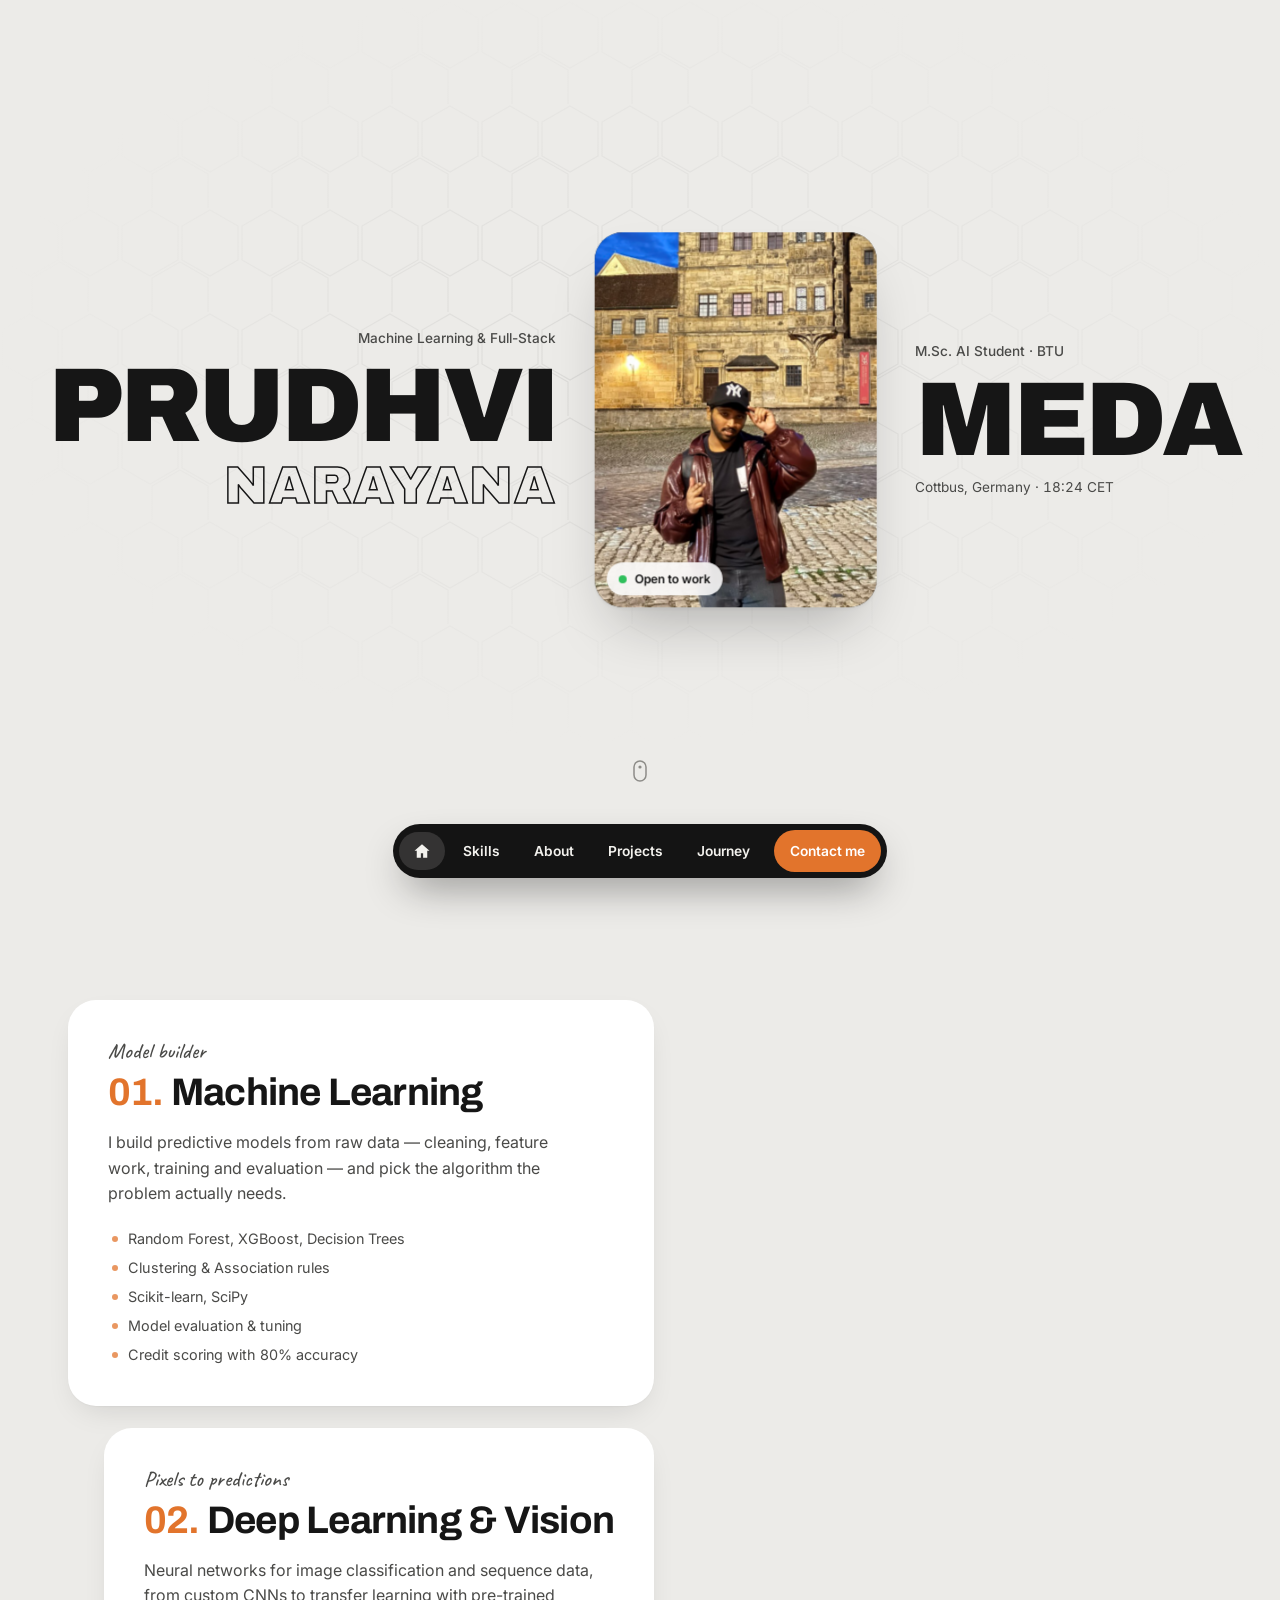
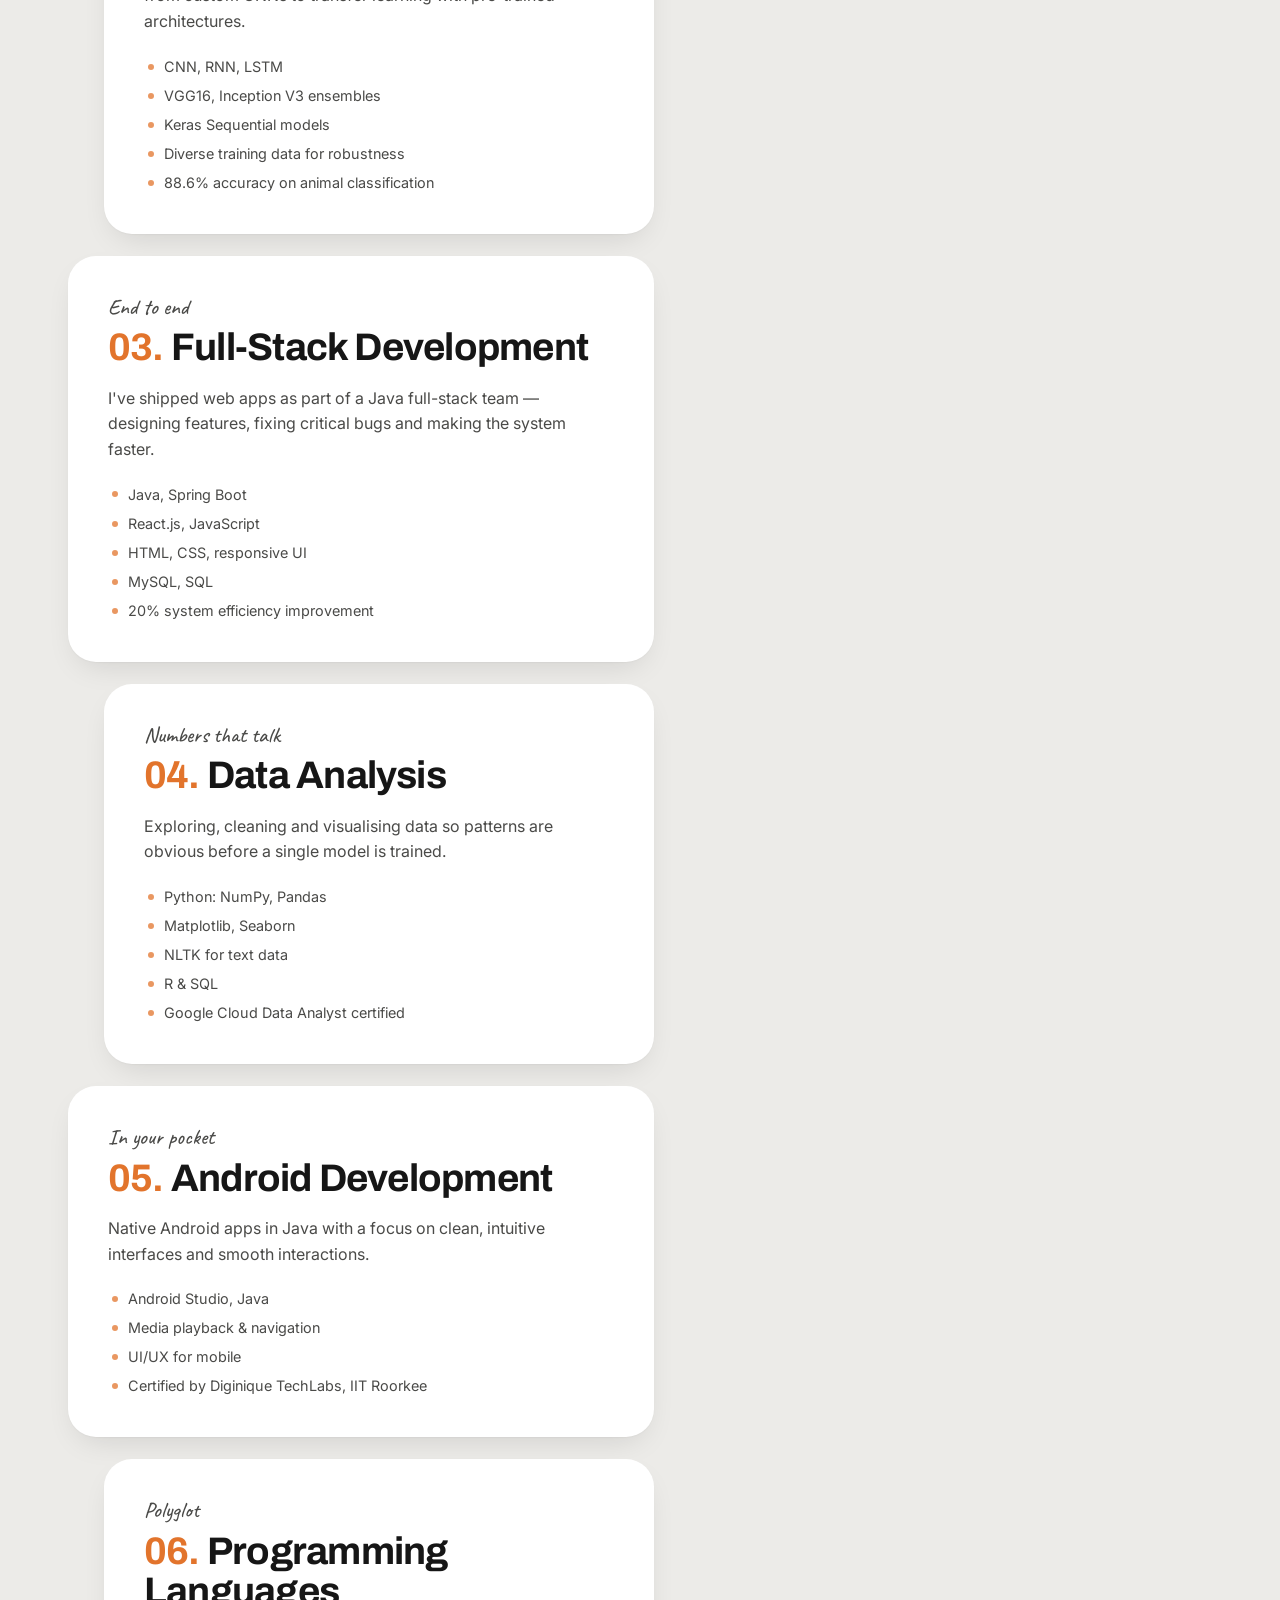
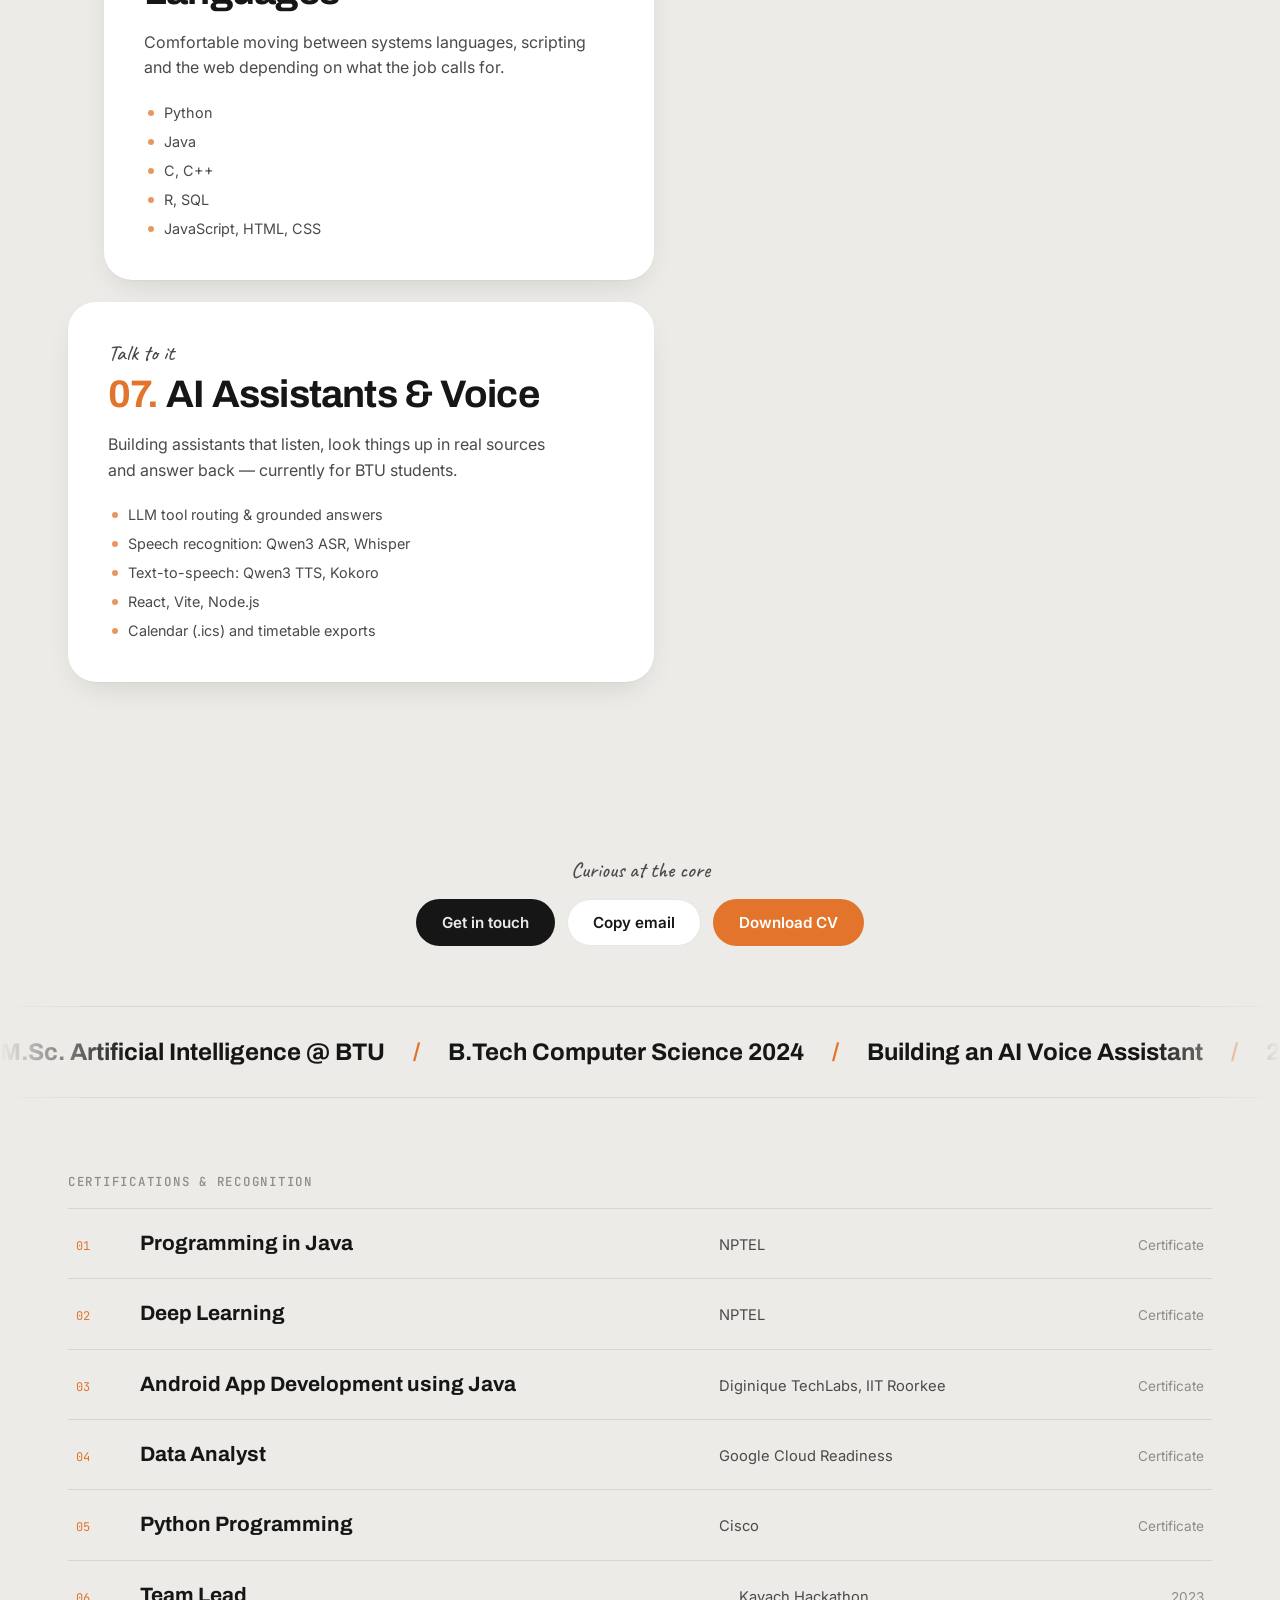
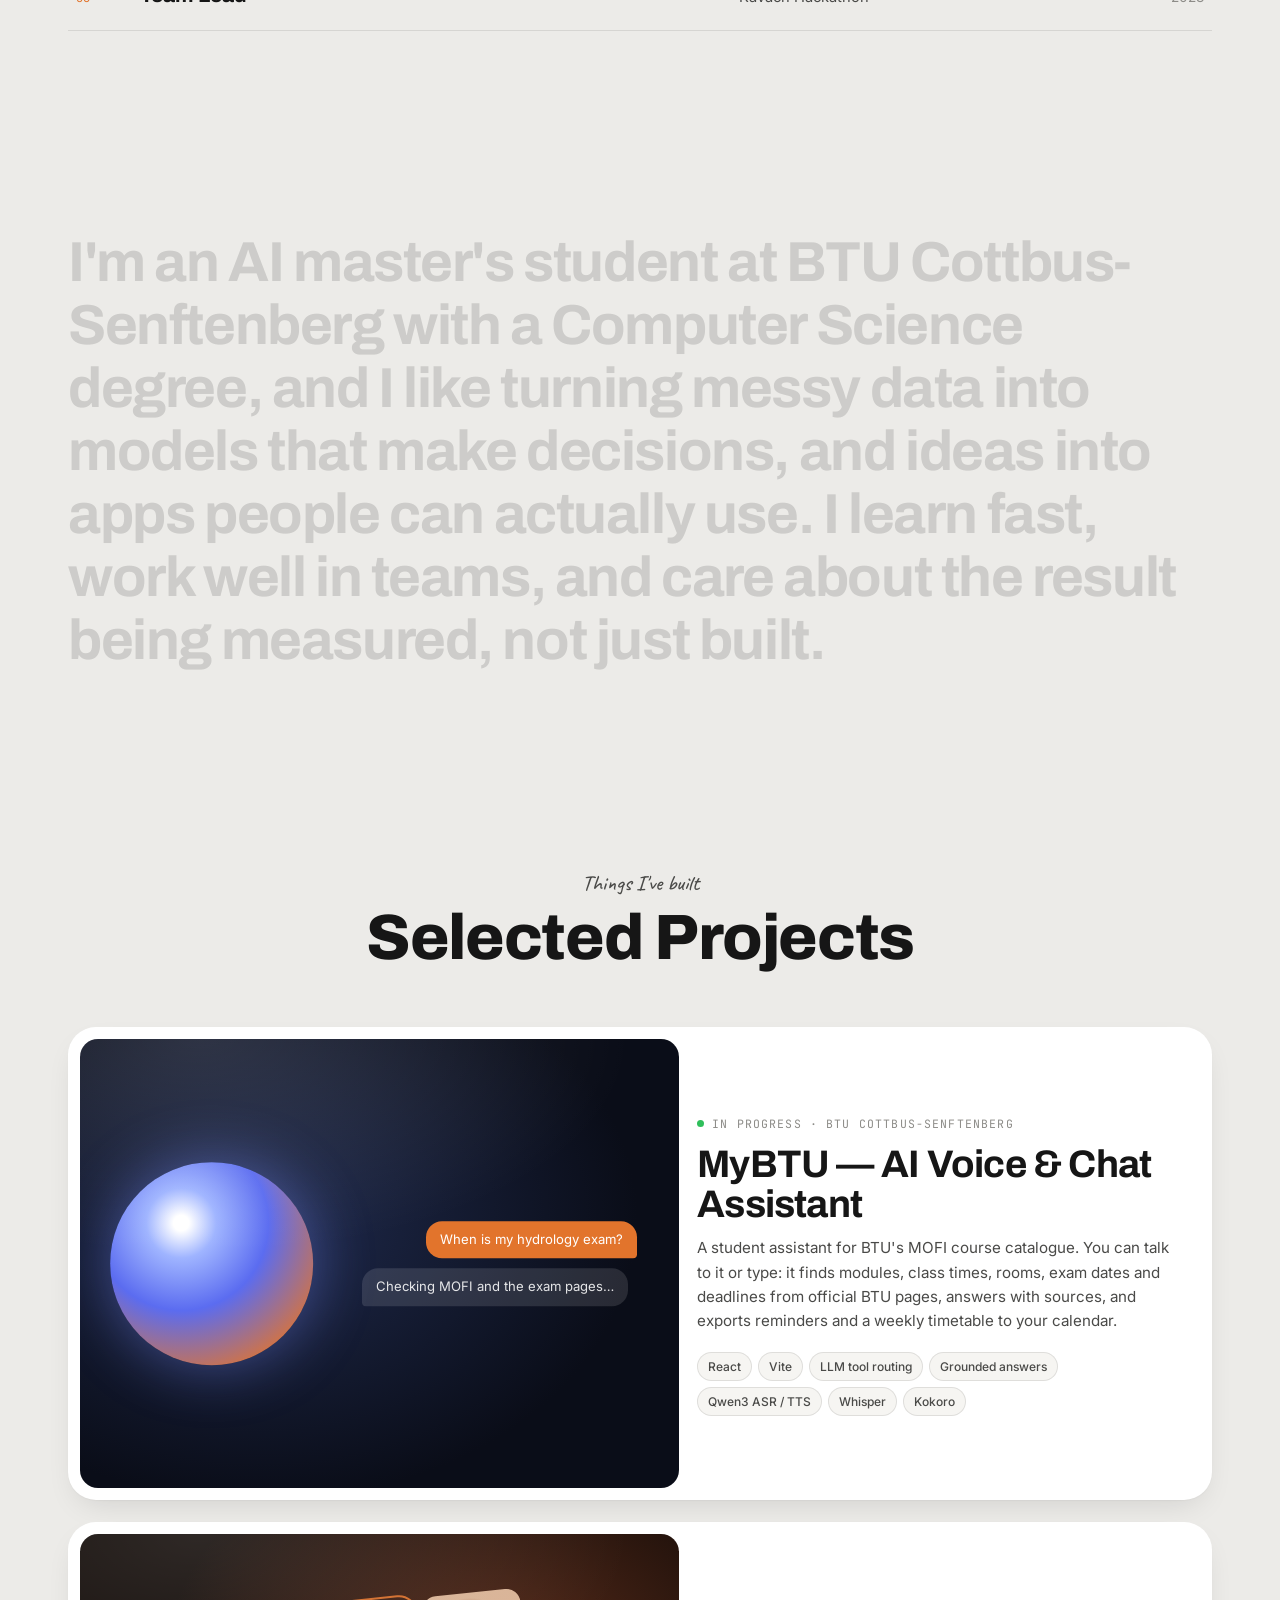
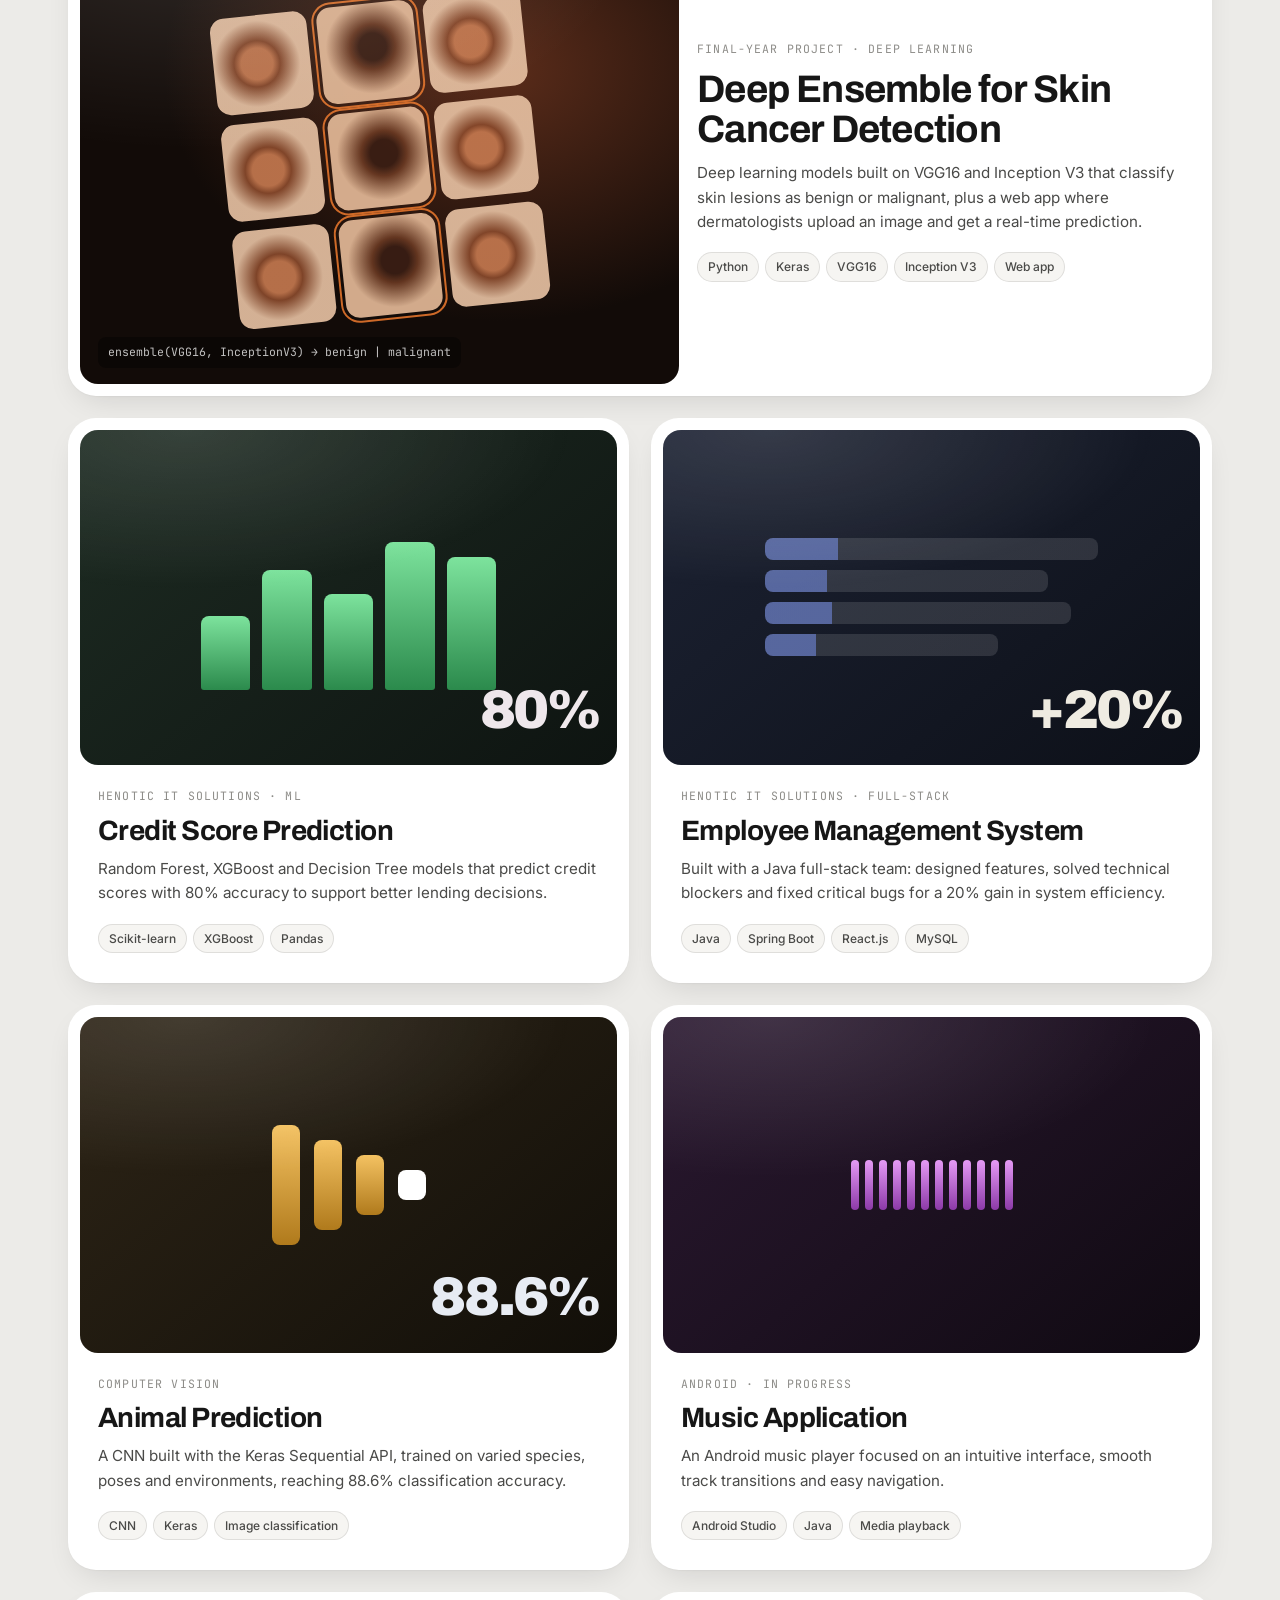
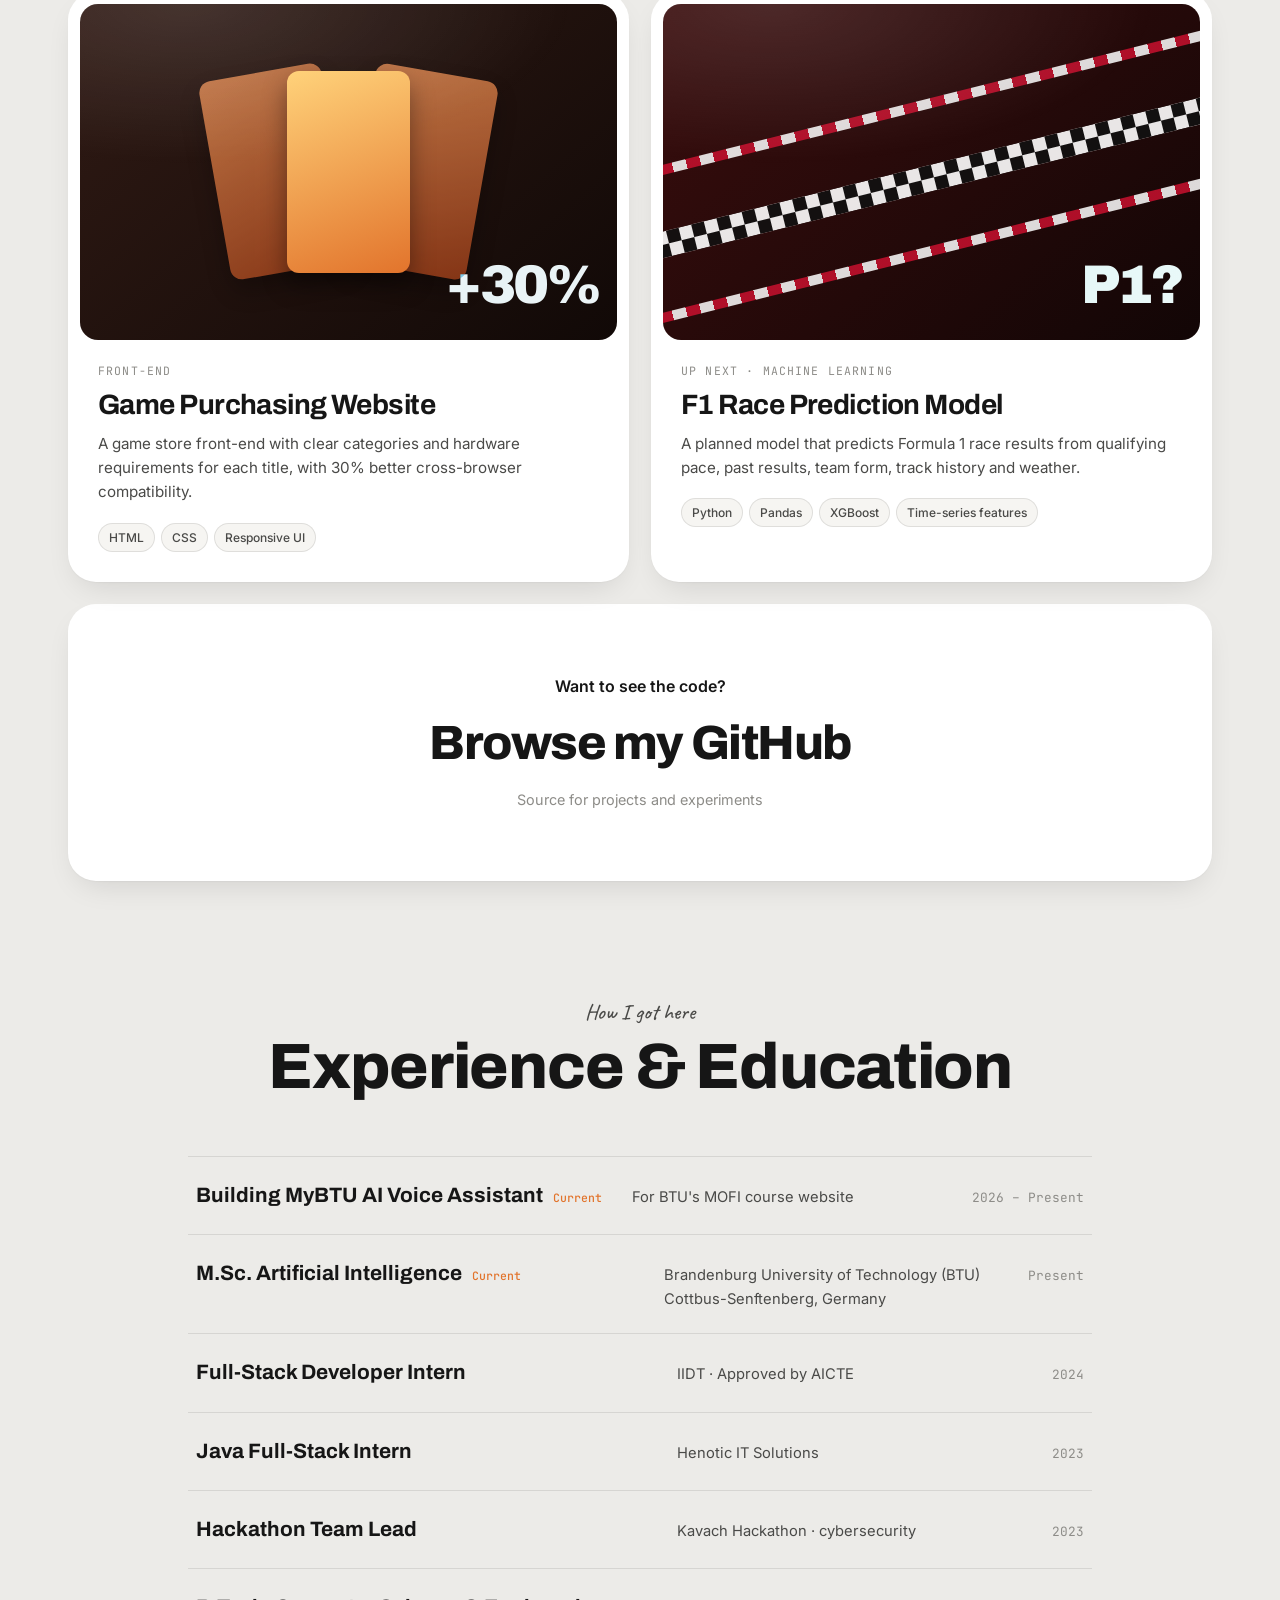
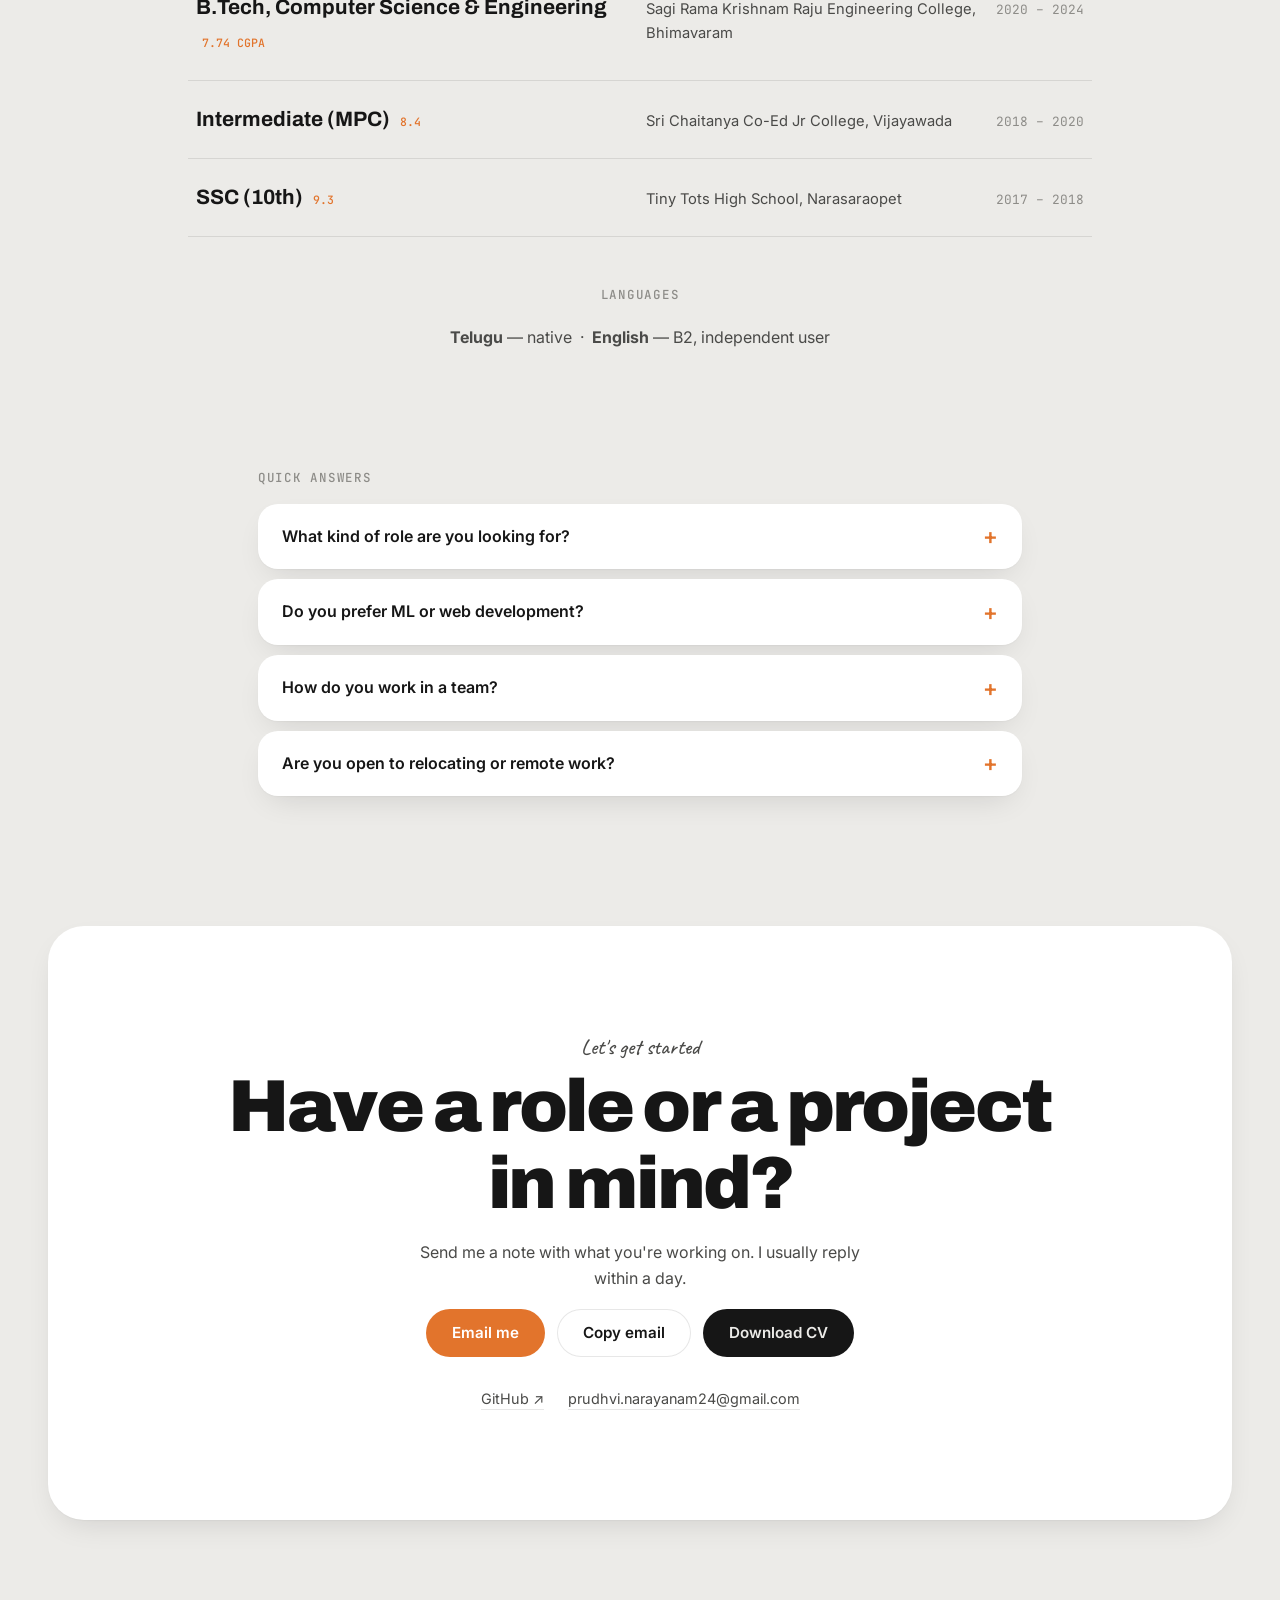
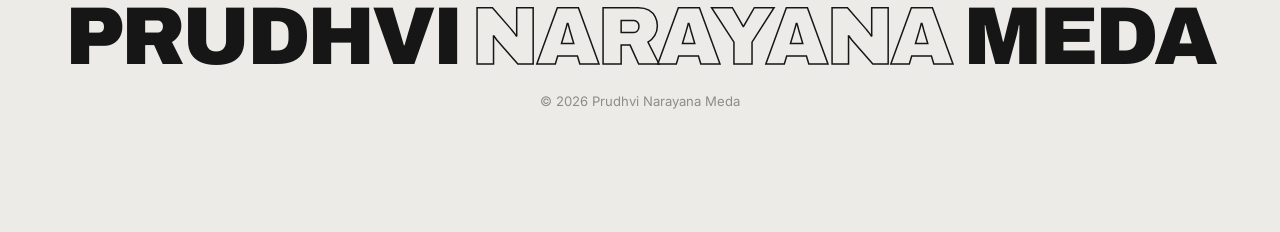
<file: index.html>
<!DOCTYPE html>
<html lang="en">
<head>
  <meta charset="UTF-8">
  <meta name="viewport" content="width=device-width, initial-scale=1.0">
  <title>Prudhvi Meda — ML & Full-Stack Developer</title>
  <meta name="description" content="Prudhvi Narayana Meda — AI master's student at BTU Cottbus-Senftenberg, building machine learning models and full-stack web applications.">
  <link rel="preconnect" href="https://fonts.googleapis.com">
  <link rel="preconnect" href="https://fonts.gstatic.com" crossorigin>
  <link href="https://fonts.googleapis.com/css2?family=Archivo:wght@500;700;800;900&family=Inter:wght@400;500;600&family=Caveat:wght@500;700&family=JetBrains+Mono:wght@400;500&display=swap" rel="stylesheet">
  <link rel="stylesheet" href="style.css?v=9">
</head>
<body>

  <!-- ============ HERO ============ -->
  <header class="hero" id="home">
    <div class="hero-bg" aria-hidden="true"></div>

    <div class="hero-side hero-left reveal">
      <p class="hero-kicker">Machine Learning &amp; Full-Stack</p>
      <h1 class="hero-name"><span class="sr-only">Prudhvi Narayana Meda — </span>PRUDHVI<span class="hero-middle" aria-hidden="true">NARAYANA</span></h1>
    </div>

    <div class="portrait-slot">
      <figure class="flip-card" id="flipCard">
        <div class="face face-front">
          <div class="slides front-slides">
            <img src="photos/bamberg-night.jpg" alt="Prudhvi Narayana Meda in a cap and leather jacket in front of an old stone building at dusk" width="630" height="840" class="on">
            <img src="photos/bamberg-river.jpg" alt="">
            <img src="photos/oktoberfest-2.jpg" alt="">
          </div>
          <span class="portrait-badge"><span class="dot"></span> Open to work</span>
        </div>
        <div class="face face-back" aria-hidden="true">
          <div class="slides back-slides">
            <img src="photos/bamberg-river.jpg" alt="" class="on">
            <img src="photos/oktoberfest-2.jpg" alt="">
          </div>
          <div class="sticky-overlay">
            <p class="sticky-name">Prudhvi Meda</p>
            <p class="sticky-role">ML &amp; Full-Stack Developer</p>
          </div>
        </div>
      </figure>
    </div>

    <div class="hero-side hero-right reveal" style="--d:.2s">
      <p class="hero-kicker">M.Sc. AI Student · BTU</p>
      <p class="hero-name" aria-hidden="true">MEDA</p>
      <p class="hero-meta">Cottbus, Germany · <span id="clock">--:--</span> <span id="tz">CET</span></p>
    </div>

    <a href="#skills" class="scroll-hint" aria-label="Scroll to skills">
      <svg width="14" height="22" viewBox="0 0 14 22" fill="none"><rect x="1" y="1" width="12" height="20" rx="6" stroke="currentColor" stroke-width="1.5"/><circle class="wheel" cx="7" cy="7" r="1.6" fill="currentColor"/></svg>
    </a>
  </header>

  <!-- ============ FLOATING NAV ============ -->
  <nav class="dock" aria-label="Primary">
    <a href="#home" class="dock-home" aria-label="Home">
      <svg width="18" height="18" viewBox="0 0 24 24" fill="currentColor"><path d="M12 3 2 11.5h3V21h5.5v-6h3v6H19v-9.5h3z"/></svg>
    </a>
    <a href="#skills">Skills</a>
    <a href="#about" class="hide-sm">About</a>
    <a href="#work">Projects</a>
    <a href="#journey">Journey</a>
    <a href="#contact" class="dock-cta">Contact<span class="hide-sm"> me</span></a>
  </nav>

  <main>

    <!-- ============ SKILLS ============ -->
    <section class="skills" id="skills">
      <div class="skills-cards">

        <article class="skill-card reveal">
          <p class="tag">Model builder</p>
          <h2><span>01.</span> Machine Learning</h2>
          <p>I build predictive models from raw data — cleaning, feature work, training and evaluation — and pick the algorithm the problem actually needs.</p>
          <ul>
            <li>Random Forest, XGBoost, Decision Trees</li>
            <li>Clustering &amp; Association rules</li>
            <li>Scikit-learn, SciPy</li>
            <li>Model evaluation &amp; tuning</li>
            <li>Credit scoring with 80% accuracy</li>
          </ul>
        </article>

        <article class="skill-card reveal">
          <p class="tag">Pixels to predictions</p>
          <h2><span>02.</span> Deep Learning &amp; Vision</h2>
          <p>Neural networks for image classification and sequence data, from custom CNNs to transfer learning with pre-trained architectures.</p>
          <ul>
            <li>CNN, RNN, LSTM</li>
            <li>VGG16, Inception V3 ensembles</li>
            <li>Keras Sequential models</li>
            <li>Diverse training data for robustness</li>
            <li>88.6% accuracy on animal classification</li>
          </ul>
        </article>

        <article class="skill-card reveal">
          <p class="tag">End to end</p>
          <h2><span>03.</span> Full-Stack Development</h2>
          <p>I've shipped web apps as part of a Java full-stack team — designing features, fixing critical bugs and making the system faster.</p>
          <ul>
            <li>Java, Spring Boot</li>
            <li>React.js, JavaScript</li>
            <li>HTML, CSS, responsive UI</li>
            <li>MySQL, SQL</li>
            <li>20% system efficiency improvement</li>
          </ul>
        </article>

        <article class="skill-card reveal">
          <p class="tag">Numbers that talk</p>
          <h2><span>04.</span> Data Analysis</h2>
          <p>Exploring, cleaning and visualising data so patterns are obvious before a single model is trained.</p>
          <ul>
            <li>Python: NumPy, Pandas</li>
            <li>Matplotlib, Seaborn</li>
            <li>NLTK for text data</li>
            <li>R &amp; SQL</li>
            <li>Google Cloud Data Analyst certified</li>
          </ul>
        </article>

        <article class="skill-card reveal">
          <p class="tag">In your pocket</p>
          <h2><span>05.</span> Android Development</h2>
          <p>Native Android apps in Java with a focus on clean, intuitive interfaces and smooth interactions.</p>
          <ul>
            <li>Android Studio, Java</li>
            <li>Media playback &amp; navigation</li>
            <li>UI/UX for mobile</li>
            <li>Certified by Diginique TechLabs, IIT Roorkee</li>
          </ul>
        </article>

        <article class="skill-card reveal">
          <p class="tag">Polyglot</p>
          <h2><span>06.</span> Programming Languages</h2>
          <p>Comfortable moving between systems languages, scripting and the web depending on what the job calls for.</p>
          <ul>
            <li>Python</li>
            <li>Java</li>
            <li>C, C++</li>
            <li>R, SQL</li>
            <li>JavaScript, HTML, CSS</li>
          </ul>
        </article>

        <article class="skill-card reveal">
          <p class="tag">Talk to it</p>
          <h2><span>07.</span> AI Assistants &amp; Voice</h2>
          <p>Building assistants that listen, look things up in real sources and answer back — currently for BTU students.</p>
          <ul>
            <li>LLM tool routing &amp; grounded answers</li>
            <li>Speech recognition: Qwen3 ASR, Whisper</li>
            <li>Text-to-speech: Qwen3 TTS, Kokoro</li>
            <li>React, Vite, Node.js</li>
            <li>Calendar (.ics) and timetable exports</li>
          </ul>
        </article>

      </div>

      <aside class="skills-sticky" aria-hidden="true">
        <div class="sticky-card">
          <img src="photos/bamberg-river.jpg" alt="">
          <div class="sticky-overlay">
            <p class="sticky-name">Prudhvi Meda</p>
            <p class="sticky-role">ML &amp; Full-Stack Developer</p>
          </div>
        </div>
      </aside>
    </section>

    <!-- ============ CTA STRIP ============ -->
    <section class="cta-strip">
      <p class="tag tag-center">Curious at the core</p>
      <div class="cta-buttons">
        <a href="#contact" class="btn btn-dark">Get in touch</a>
        <button type="button" class="btn btn-light" data-copy="prudhvi.narayanam24@gmail.com">Copy email</button>
        <a href="cv.pdf" class="btn btn-accent" download>Download CV</a>
      </div>
    </section>

    <!-- ============ MARQUEE ============ -->
    <div class="marquee" aria-label="Highlights">
      <div class="marquee-track">
        <span>M.Sc. Artificial Intelligence @ BTU</span><i>/</i>
        <span>B.Tech Computer Science 2024</span><i>/</i>
        <span>Building an AI Voice Assistant</span><i>/</i>
        <span>2 Internships</span><i>/</i>
        <span>5 Certifications</span><i>/</i>
        <span>88.6% CNN Accuracy</span><i>/</i>
        <span>80% Credit Score Accuracy</span><i>/</i>
        <span>20% Efficiency Gain</span><i>/</i>
        <span>Kavach Hackathon Team Lead</span><i>/</i>
        <span aria-hidden="true">M.Sc. Artificial Intelligence @ BTU</span><i>/</i>
        <span aria-hidden="true">B.Tech Computer Science 2024</span><i>/</i>
        <span aria-hidden="true">Building an AI Voice Assistant</span><i>/</i>
        <span aria-hidden="true">2 Internships</span><i>/</i>
        <span aria-hidden="true">5 Certifications</span><i>/</i>
        <span aria-hidden="true">88.6% CNN Accuracy</span><i>/</i>
        <span aria-hidden="true">80% Credit Score Accuracy</span><i>/</i>
        <span aria-hidden="true">20% Efficiency Gain</span><i>/</i>
        <span aria-hidden="true">Kavach Hackathon Team Lead</span><i>/</i>
      </div>
    </div>

    <!-- ============ CERTIFICATIONS ============ -->
    <section class="certs" aria-labelledby="certs-title">
      <h2 class="section-label" id="certs-title">Certifications &amp; recognition</h2>
      <ol class="cert-list">
        <li class="reveal"><span class="num">01</span><span class="cert-title">Programming in Java</span><span class="cert-org">NPTEL</span><span class="cert-date">Certificate</span></li>
        <li class="reveal"><span class="num">02</span><span class="cert-title">Deep Learning</span><span class="cert-org">NPTEL</span><span class="cert-date">Certificate</span></li>
        <li class="reveal"><span class="num">03</span><span class="cert-title">Android App Development using Java</span><span class="cert-org">Diginique TechLabs, IIT Roorkee</span><span class="cert-date">Certificate</span></li>
        <li class="reveal"><span class="num">04</span><span class="cert-title">Data Analyst</span><span class="cert-org">Google Cloud Readiness</span><span class="cert-date">Certificate</span></li>
        <li class="reveal"><span class="num">05</span><span class="cert-title">Python Programming</span><span class="cert-org">Cisco</span><span class="cert-date">Certificate</span></li>
        <li class="reveal"><span class="num">06</span><span class="cert-title">Team Lead</span><span class="cert-org">Kavach Hackathon</span><span class="cert-date">2023</span></li>
      </ol>
    </section>

    <!-- ============ STATEMENT ============ -->
    <section class="statement" id="about">
      <p class="fill-text" data-fill>I'm an AI master's student at BTU Cottbus-Senftenberg with a Computer Science degree, and I like turning messy data into models that make decisions, and ideas into apps people can actually use. I learn fast, work well in teams, and care about the result being measured, not just built.</p>
    </section>

    <!-- ============ PROJECTS ============ -->
    <section class="work" id="work">
      <div class="section-head">
        <p class="tag">Things I've built</p>
        <h2 class="section-title">Selected Projects</h2>
      </div>

      <div class="work-grid">
        <article class="project reveal p-feature">
          <div class="project-visual v-voice" aria-hidden="true">
            <div class="orb"></div>
            <div class="bubbles">
              <span class="q">When is my hydrology exam?</span>
              <span class="a">Checking MOFI and the exam pages…</span>
            </div>
          </div>
          <div class="project-body">
            <p class="project-meta"><span class="live-dot"></span>In progress · BTU Cottbus-Senftenberg</p>
            <h3>MyBTU — AI Voice &amp; Chat Assistant</h3>
            <p>A student assistant for BTU's MOFI course catalogue. You can talk to it or type: it finds modules, class times, rooms, exam dates and deadlines from official BTU pages, answers with sources, and exports reminders and a weekly timetable to your calendar.</p>
            <ul class="chips"><li>React</li><li>Vite</li><li>LLM tool routing</li><li>Grounded answers</li><li>Qwen3 ASR / TTS</li><li>Whisper</li><li>Kokoro</li></ul>
          </div>
        </article>

        <article class="project reveal p-feature">
          <div class="project-visual v-skin" aria-hidden="true">
            <div class="viz-grid"><span></span><span></span><span></span><span></span><span></span><span></span><span></span><span></span><span></span></div>
            <code>ensemble(VGG16, InceptionV3) → benign | malignant</code>
          </div>
          <div class="project-body">
            <p class="project-meta">Final-year project · Deep Learning</p>
            <h3>Deep Ensemble for Skin Cancer Detection</h3>
            <p>Deep learning models built on VGG16 and Inception V3 that classify skin lesions as benign or malignant, plus a web app where dermatologists upload an image and get a real-time prediction.</p>
            <ul class="chips"><li>Python</li><li>Keras</li><li>VGG16</li><li>Inception V3</li><li>Web app</li></ul>
          </div>
        </article>

        <article class="project reveal">
          <div class="project-visual v-credit" aria-hidden="true">
            <div class="bars"><span style="--h:40%"></span><span style="--h:65%"></span><span style="--h:52%"></span><span style="--h:80%"></span><span style="--h:72%"></span></div>
            <strong>80%</strong>
          </div>
          <div class="project-body">
            <p class="project-meta">Henotic IT Solutions · ML</p>
            <h3>Credit Score Prediction</h3>
            <p>Random Forest, XGBoost and Decision Tree models that predict credit scores with 80% accuracy to support better lending decisions.</p>
            <ul class="chips"><li>Scikit-learn</li><li>XGBoost</li><li>Pandas</li></ul>
          </div>
        </article>

        <article class="project reveal">
          <div class="project-visual v-ems" aria-hidden="true">
            <div class="table-mock"><span></span><span></span><span></span><span></span></div>
            <strong>+20%</strong>
          </div>
          <div class="project-body">
            <p class="project-meta">Henotic IT Solutions · Full-Stack</p>
            <h3>Employee Management System</h3>
            <p>Built with a Java full-stack team: designed features, solved technical blockers and fixed critical bugs for a 20% gain in system efficiency.</p>
            <ul class="chips"><li>Java</li><li>Spring Boot</li><li>React.js</li><li>MySQL</li></ul>
          </div>
        </article>

        <article class="project reveal">
          <div class="project-visual v-animal" aria-hidden="true">
            <div class="layers"><span></span><span></span><span></span><span></span></div>
            <strong>88.6%</strong>
          </div>
          <div class="project-body">
            <p class="project-meta">Computer Vision</p>
            <h3>Animal Prediction</h3>
            <p>A CNN built with the Keras Sequential API, trained on varied species, poses and environments, reaching 88.6% classification accuracy.</p>
            <ul class="chips"><li>CNN</li><li>Keras</li><li>Image classification</li></ul>
          </div>
        </article>

        <article class="project reveal">
          <div class="project-visual v-music" aria-hidden="true">
            <div class="wave"><span></span><span></span><span></span><span></span><span></span><span></span><span></span><span></span><span></span><span></span><span></span><span></span></div>
          </div>
          <div class="project-body">
            <p class="project-meta">Android · In progress</p>
            <h3>Music Application</h3>
            <p>An Android music player focused on an intuitive interface, smooth track transitions and easy navigation.</p>
            <ul class="chips"><li>Android Studio</li><li>Java</li><li>Media playback</li></ul>
          </div>
        </article>

        <article class="project reveal">
          <div class="project-visual v-game" aria-hidden="true">
            <div class="game-cards"><span></span><span></span><span></span></div>
            <strong>+30%</strong>
          </div>
          <div class="project-body">
            <p class="project-meta">Front-end</p>
            <h3>Game Purchasing Website</h3>
            <p>A game store front-end with clear categories and hardware requirements for each title, with 30% better cross-browser compatibility.</p>
            <ul class="chips"><li>HTML</li><li>CSS</li><li>Responsive UI</li></ul>
          </div>
        </article>

        <article class="project reveal">
          <div class="project-visual v-f1" aria-hidden="true">
            <div class="track"><span></span><span></span><span></span></div>
            <strong>P1?</strong>
          </div>
          <div class="project-body">
            <p class="project-meta">Up next · Machine Learning</p>
            <h3>F1 Race Prediction Model</h3>
            <p>A planned model that predicts Formula 1 race results from qualifying pace, past results, team form, track history and weather.</p>
            <ul class="chips"><li>Python</li><li>Pandas</li><li>XGBoost</li><li>Time-series features</li></ul>
          </div>
        </article>
      </div>

      <a class="more-card reveal" href="https://github.com/prudhvimeda" target="_blank" rel="noopener">
        <span class="more-small">Want to see the code?</span>
        <span class="more-big">Browse my GitHub</span>
        <span class="more-sub">Source for projects and experiments</span>
      </a>
    </section>

    <!-- ============ JOURNEY ============ -->
    <section class="journey" id="journey">
      <div class="section-head">
        <p class="tag">How I got here</p>
        <h2 class="section-title">Experience &amp; Education</h2>
      </div>

      <ol class="timeline">
        <li class="reveal">
          <div class="tl-role">Building MyBTU AI Voice Assistant <em>Current</em></div>
          <div class="tl-org">For BTU's MOFI course website</div>
          <div class="tl-date">2026 – Present</div>
        </li>
        <li class="reveal">
          <div class="tl-role">M.Sc. Artificial Intelligence <em>Current</em></div>
          <div class="tl-org">Brandenburg University of Technology (BTU) Cottbus-Senftenberg, Germany</div>
          <div class="tl-date">Present</div>
        </li>
        <li class="reveal">
          <div class="tl-role">Full-Stack Developer Intern</div>
          <div class="tl-org">IIDT · Approved by AICTE</div>
          <div class="tl-date">2024</div>
        </li>
        <li class="reveal">
          <div class="tl-role">Java Full-Stack Intern</div>
          <div class="tl-org">Henotic IT Solutions</div>
          <div class="tl-date">2023</div>
        </li>
        <li class="reveal">
          <div class="tl-role">Hackathon Team Lead</div>
          <div class="tl-org">Kavach Hackathon · cybersecurity</div>
          <div class="tl-date">2023</div>
        </li>
        <li class="reveal">
          <div class="tl-role">B.Tech, Computer Science &amp; Engineering <em>7.74 CGPA</em></div>
          <div class="tl-org">Sagi Rama Krishnam Raju Engineering College, Bhimavaram</div>
          <div class="tl-date">2020 – 2024</div>
        </li>
        <li class="reveal">
          <div class="tl-role">Intermediate (MPC) <em>8.4</em></div>
          <div class="tl-org">Sri Chaitanya Co-Ed Jr College, Vijayawada</div>
          <div class="tl-date">2018 – 2020</div>
        </li>
        <li class="reveal">
          <div class="tl-role">SSC (10th) <em>9.3</em></div>
          <div class="tl-org">Tiny Tots High School, Narasaraopet</div>
          <div class="tl-date">2017 – 2018</div>
        </li>
      </ol>

      <div class="langs reveal">
        <p class="section-label">Languages</p>
        <p><strong>Telugu</strong> — native &nbsp;·&nbsp; <strong>English</strong> — B2, independent user</p>
      </div>
    </section>

    <!-- ============ FAQ ============ -->
    <section class="faq" aria-labelledby="faq-title">
      <h2 class="section-label" id="faq-title">Quick answers</h2>
      <details class="reveal">
        <summary>What kind of role are you looking for?</summary>
        <p>Working student, internship and thesis roles in AI, machine learning, data science or full-stack development — anywhere I can build things that ship and learn from people better than me.</p>
      </details>
      <details class="reveal">
        <summary>Do you prefer ML or web development?</summary>
        <p>Both, and they work best together. A model is only useful when people can reach it, which is why my skin-cancer project shipped with a web interface.</p>
      </details>
      <details class="reveal">
        <summary>How do you work in a team?</summary>
        <p>I led my team at the Kavach Hackathon 2023 and worked inside a Java full-stack team at Henotic. I communicate early, own my part and help unblock others.</p>
      </details>
      <details class="reveal">
        <summary>Are you open to relocating or remote work?</summary>
        <p>I'm based in Cottbus, Germany, while studying at BTU, and I'm open to working student roles, internships and thesis positions — on-site, hybrid or remote.</p>
      </details>
    </section>

    <!-- ============ CONTACT ============ -->
    <section class="contact" id="contact">
      <p class="tag tag-center">Let's get started</p>
      <h2 class="contact-title">Have a role or a project<br>in mind?</h2>
      <p class="contact-sub">Send me a note with what you're working on. I usually reply within a day.</p>
      <div class="cta-buttons">
        <a href="mailto:prudhvi.narayanam24@gmail.com" class="btn btn-accent">Email me</a>
        <button type="button" class="btn btn-light" data-copy="prudhvi.narayanam24@gmail.com">Copy email</button>
        <a href="cv.pdf" class="btn btn-dark" download>Download CV</a>
      </div>
      <ul class="socials">
        <li><a href="https://github.com/prudhvimeda" target="_blank" rel="noopener">GitHub ↗</a></li>
        <li><a href="mailto:prudhvi.narayanam24@gmail.com">prudhvi.narayanam24@gmail.com</a></li>
      </ul>
    </section>
  </main>

  <footer class="footer">
    <p class="footer-name" aria-hidden="true">PRUDHVI <span>NARAYANA</span> MEDA</p>
    <p class="footer-meta">© <span id="year">2026</span> Prudhvi Narayana Meda</p>
  </footer>

  <div class="toast" role="status" aria-live="polite"></div>

  <script src="script.js?v=9"></script>
</body>
</html>
</file>
<file: style.css>
/* ==========================================================
   Prudhvi Meda — Portfolio
   ========================================================== */

:root {
  --bg: #ecebe8;
  --bg-2: #e3e2de;
  --surface: #ffffff;
  --surface-2: #f6f5f2;
  --ink: #161616;
  --ink-2: #4a4a48;
  --ink-3: #8d8c88;
  --line: rgba(22, 22, 22, .1);
  --accent: #e2742c;
  --accent-ink: #ffffff;
  --dock: #141414;
  --dock-ink: #f3f2ee;
  --shadow: 0 1px 2px rgba(0,0,0,.04), 0 12px 32px -12px rgba(0,0,0,.14);
  --shadow-lg: 0 2px 4px rgba(0,0,0,.05), 0 30px 60px -20px rgba(0,0,0,.28);
  --hex: rgba(0, 0, 0, .045);

  --f-display: "Archivo", "Helvetica Neue", Arial, sans-serif;
  --f-body: "Inter", system-ui, -apple-system, sans-serif;
  --f-hand: "Caveat", "Bradley Hand", cursive;
  --f-mono: "JetBrains Mono", ui-monospace, Menlo, monospace;

  --radius: 28px;
  --gutter: clamp(16px, 4vw, 48px);
  --max: 1240px;
  --ease: cubic-bezier(.2, .7, .1, 1);
}

@media (prefers-color-scheme: dark) {
  :root {
    --bg: #0f0f10;
    --bg-2: #151517;
    --surface: #1a1a1c;
    --surface-2: #222225;
    --ink: #f1f0ec;
    --ink-2: #b9b8b3;
    --ink-3: #7d7c78;
    --line: rgba(255, 255, 255, .09);
    --accent: #f08a42;
    --accent-ink: #141414;
    --dock: #f1f0ec;
    --dock-ink: #141414;
    --shadow: 0 1px 2px rgba(0,0,0,.3), 0 12px 32px -12px rgba(0,0,0,.6);
    --shadow-lg: 0 2px 4px rgba(0,0,0,.3), 0 30px 60px -20px rgba(0,0,0,.8);
    --hex: rgba(255, 255, 255, .035);
  }
}

*, *::before, *::after { box-sizing: border-box; }
html { scroll-behavior: smooth; -webkit-text-size-adjust: 100%; }
body {
  margin: 0;
  background: var(--bg);
  color: var(--ink);
  font-family: var(--f-body);
  font-size: 16px;
  line-height: 1.6;
  -webkit-font-smoothing: antialiased;
  overflow-x: hidden;
}
img { display: block; max-width: 100%; }
a { color: inherit; }
h1, h2, h3 { margin: 0; font-family: var(--f-display); letter-spacing: -.02em; line-height: 1.05; }
p { margin: 0; }
ul, ol { margin: 0; padding: 0; list-style: none; }
::selection { background: var(--accent); color: var(--accent-ink); }
:focus-visible { outline: 2px solid var(--accent); outline-offset: 3px; border-radius: 6px; }

.sr-only {
  position: absolute; width: 1px; height: 1px; padding: 0; margin: -1px;
  overflow: hidden; clip: rect(0 0 0 0); white-space: nowrap; border: 0;
}

.tag {
  font-family: var(--f-hand);
  font-size: 1.35rem;
  font-weight: 500;
  color: var(--ink-2);
  line-height: 1;
  margin-bottom: 10px;
}
.tag-center { text-align: center; }

.section-label {
  font-family: var(--f-mono);
  font-size: .78rem;
  font-weight: 500;
  text-transform: uppercase;
  letter-spacing: .14em;
  color: var(--ink-3);
  margin-bottom: 20px;
}

.section-head { text-align: center; margin-bottom: clamp(32px, 5vw, 56px); }
.section-title { font-size: clamp(2.2rem, 5.5vw, 4rem); font-weight: 800; }

/* ---------- reveal animation ---------- */
.reveal {
  opacity: 0;
  transform: translateY(28px);
  transition: opacity .9s var(--ease), transform .9s var(--ease);
  transition-delay: var(--d, 0s);
}
.reveal.in { opacity: 1; transform: none; }
.no-js .reveal { opacity: 1; transform: none; }

/* ==========================================================
   HERO
   ========================================================== */
.hero {
  position: relative;
  min-height: 100svh;
  display: grid;
  grid-template-columns: 1fr auto 1fr;
  align-items: center;
  gap: clamp(16px, 3vw, 40px);
  padding: 80px var(--gutter) 140px;
  max-width: 1440px;
  margin: 0 auto;
}
.hero-bg {
  position: fixed;
  inset: 0;
  z-index: -1;
  pointer-events: none;
  background-color: var(--bg);
  background-image:
    radial-gradient(ellipse 60% 50% at 50% 40%, transparent 0%, var(--bg) 85%),
    url("data:image/svg+xml,%3Csvg xmlns='http://www.w3.org/2000/svg' width='120' height='104' viewBox='0 0 120 104'%3E%3Cg fill='none' stroke='%23000' stroke-opacity='.07' stroke-width='1.2'%3E%3Cpath d='M30 2 58 18v34L30 68 2 52V18zM90 2l28 16v34L90 68 62 52V18zM60 54l28 16v34M60 54 32 70v34'/%3E%3C/g%3E%3C/svg%3E");
  background-size: auto, 120px 104px;
}
@media (prefers-color-scheme: dark) {
  .hero-bg {
    background-image:
      radial-gradient(ellipse 60% 50% at 50% 40%, transparent 0%, var(--bg) 85%),
      url("data:image/svg+xml,%3Csvg xmlns='http://www.w3.org/2000/svg' width='120' height='104' viewBox='0 0 120 104'%3E%3Cg fill='none' stroke='%23fff' stroke-opacity='.05' stroke-width='1.2'%3E%3Cpath d='M30 2 58 18v34L30 68 2 52V18zM90 2l28 16v34L90 68 62 52V18zM60 54l28 16v34M60 54 32 70v34'/%3E%3C/g%3E%3C/svg%3E");
  }
}

.hero-side { display: flex; flex-direction: column; gap: 10px; }
.hero-left { align-items: flex-end; text-align: right; }
.hero-right { align-items: flex-start; }

.hero-kicker {
  font-size: .85rem;
  font-weight: 500;
  color: var(--ink-2);
}
.hero-name {
  font-family: var(--f-display);
  font-weight: 900;
  font-size: clamp(3rem, 8.2vw, 8.4rem);
  line-height: .9;
  letter-spacing: -.035em;
  color: var(--ink);
}
.hero-middle {
  display: block;
  font-size: .5em;
  letter-spacing: .02em;
  line-height: 1;
  margin-top: .12em;
  color: transparent;
  -webkit-text-stroke: 1.5px var(--ink);
}
.hero-meta { font-size: .85rem; color: var(--ink-2); font-variant-numeric: tabular-nums; }

/* Photo card: sits in the hero, then (on desktop) travels to the skills
   column, flips to its back face and stays pinned — driven by script.js */
.portrait-slot {
  width: clamp(200px, 22vw, 300px);
  aspect-ratio: 3 / 4;
}
.flip-card {
  position: relative;
  margin: 0;
  width: 100%;
  height: 100%;
  transform-style: preserve-3d;
  /* backwards fill only: a lingering opacity animation would flatten the 3D flip */
  animation: card-in 1s var(--ease) backwards .1s;
}
@keyframes card-in { from { opacity: 0; translate: 0 28px; } }
html.travel .flip-card {
  position: fixed;
  left: 0; top: 0;
  z-index: 40;
  will-change: transform;
}
.face {
  position: absolute;
  inset: 0;
  border-radius: var(--radius);
  overflow: hidden;
  box-shadow: var(--shadow-lg);
  backface-visibility: hidden;
  -webkit-backface-visibility: hidden;
  background: #111;
}
.face img { width: 100%; height: 100%; object-fit: cover; }
.face-front img { object-position: 50% 45%; }
.face-back .sticky-overlay {
  justify-content: flex-end;
  padding-bottom: 28px;
  background: linear-gradient(180deg, transparent 55%, rgba(0,0,0,.72));
}
.face-back { transform: rotateY(180deg); }
.slides, .slides img { position: absolute; inset: 0; }
.slides img {
  opacity: 0;
  transform: scale(1.08);
  transition: opacity .8s var(--ease), transform 1.6s var(--ease);
}
.slides img.on { opacity: 1; transform: scale(1); }
.face-back .sticky-overlay { z-index: 1; }
.portrait-badge {
  position: absolute;
  left: 12px; bottom: 12px;
  display: inline-flex; align-items: center; gap: 8px;
  padding: 7px 12px;
  border-radius: 999px;
  background: rgba(255,255,255,.88);
  color: #161616;
  backdrop-filter: blur(8px);
  font-size: .75rem; font-weight: 600;
}
.dot { width: 8px; height: 8px; border-radius: 50%; background: #2fbf5b; box-shadow: 0 0 0 0 rgba(47,191,91,.6); animation: pulse 2s infinite; }
@keyframes pulse { 70% { box-shadow: 0 0 0 8px rgba(47,191,91,0); } 100% { box-shadow: 0 0 0 0 rgba(47,191,91,0); } }

.scroll-hint {
  position: absolute;
  left: 50%; bottom: 110px;
  transform: translateX(-50%);
  color: var(--ink-3);
}
.scroll-hint .wheel { animation: wheel 1.8s var(--ease) infinite; }
@keyframes wheel { 0% { transform: translateY(0); opacity: 1; } 80% { transform: translateY(7px); opacity: 0; } 100% { opacity: 0; } }

/* ==========================================================
   DOCK NAV
   ========================================================== */
.dock {
  position: fixed;
  left: 50%; bottom: 22px;
  transform: translateX(-50%);
  z-index: 50;
  display: flex; align-items: center; gap: 2px;
  padding: 6px;
  background: var(--dock);
  color: var(--dock-ink);
  border-radius: 999px;
  box-shadow: 0 18px 40px -12px rgba(0,0,0,.45);
  max-width: calc(100vw - 24px);
}
.dock a {
  text-decoration: none;
  font-size: .86rem; font-weight: 600;
  padding: 10px 16px;
  border-radius: 999px;
  white-space: nowrap;
  transition: background .25s, color .25s;
}
.dock a:hover { background: color-mix(in srgb, var(--dock-ink) 12%, transparent); }
.dock a.active:not(.dock-cta) { background: color-mix(in srgb, var(--dock-ink) 14%, transparent); }
.dock-home { display: grid; place-items: center; padding: 10px 14px !important; }
.dock .dock-cta { background: var(--accent); color: #fff; margin-left: 6px; }
.dock .dock-cta:hover { background: color-mix(in srgb, var(--accent) 85%, #000); }

/* ==========================================================
   SKILLS
   ========================================================== */
.skills {
  max-width: var(--max);
  margin: 0 auto;
  padding: clamp(40px, 8vw, 100px) var(--gutter);
  display: grid;
  grid-template-columns: minmax(0, 1fr) minmax(0, .82fr);
  gap: clamp(24px, 6vw, 90px);
}
.skills-cards { display: flex; flex-direction: column; gap: 22px; }

.skill-card {
  background: var(--surface);
  border-radius: var(--radius);
  padding: clamp(24px, 3.4vw, 40px);
  box-shadow: var(--shadow);
  transition: transform .5s var(--ease), box-shadow .5s var(--ease);
}
.skill-card:hover { transform: translateY(-4px); box-shadow: var(--shadow-lg); }
.skill-card:nth-child(even) { margin-left: clamp(0px, 3vw, 36px); }
.skill-card h2 { font-size: clamp(1.7rem, 3.2vw, 2.4rem); font-weight: 700; margin-bottom: 18px; }
.skill-card h2 span { color: var(--accent); }
.skill-card > p:not(.tag) { color: var(--ink-2); max-width: 46ch; margin-bottom: 20px; }
.skill-card ul { display: grid; gap: 6px; }
.skill-card li {
  position: relative; padding-left: 20px;
  font-size: .9rem; color: var(--ink-2);
}
.skill-card li::before {
  content: ""; position: absolute; left: 4px; top: .62em;
  width: 6px; height: 6px; border-radius: 50%;
  background: var(--accent); opacity: .75;
}

.skills-sticky { position: relative; }
.sticky-card {
  position: sticky;
  top: calc(50vh - 220px);
  aspect-ratio: 4 / 5;
  max-height: 440px;
  margin-left: auto;
  border-radius: var(--radius);
  overflow: hidden;
  box-shadow: var(--shadow-lg);
  background: #111;
}
.sticky-card img { width: 100%; height: 100%; object-fit: cover; }
html.travel .sticky-card { visibility: hidden; }
.sticky-overlay {
  position: absolute; inset: 0;
  display: flex; flex-direction: column; justify-content: center; align-items: center;
  text-align: center; color: #fff; padding: 24px;
  background: linear-gradient(180deg, transparent 30%, rgba(0,0,0,.35));
}
.sticky-name { font-family: var(--f-display); font-weight: 800; font-size: clamp(1.6rem, 2.6vw, 2.2rem); letter-spacing: -.02em; }
.sticky-role { font-size: 1rem; opacity: .85; margin-top: 4px; }

/* ==========================================================
   CTA + BUTTONS
   ========================================================== */
.cta-strip { padding: clamp(40px, 6vw, 80px) var(--gutter) 30px; }
.cta-buttons { display: flex; flex-wrap: wrap; justify-content: center; gap: 12px; margin-top: 18px; }
.btn {
  appearance: none; border: 0; cursor: pointer;
  font: 600 .95rem/1 var(--f-body);
  text-decoration: none;
  padding: 16px 26px;
  border-radius: 999px;
  transition: transform .3s var(--ease), box-shadow .3s var(--ease), background .3s;
}
.btn:hover { transform: translateY(-2px); box-shadow: var(--shadow); }
.btn:active { transform: translateY(0) scale(.98); }
.btn-dark { background: var(--ink); color: var(--bg); }
.btn-light { background: var(--surface); color: var(--ink); box-shadow: inset 0 0 0 1px var(--line); }
.btn-accent { background: var(--accent); color: #fff; }

/* ==========================================================
   MARQUEE
   ========================================================== */
.marquee {
  overflow: hidden;
  padding: 26px 0;
  margin: 30px 0 clamp(40px, 6vw, 80px);
  border-block: 1px solid var(--line);
  mask-image: linear-gradient(90deg, transparent, #000 10%, #000 90%, transparent);
}
.marquee-track {
  display: flex; width: max-content; gap: 28px;
  animation: marquee 40s linear infinite;
  font-family: var(--f-display);
  font-size: clamp(1.1rem, 2vw, 1.5rem);
  font-weight: 700;
  white-space: nowrap;
}
.marquee-track i { font-style: normal; color: var(--accent); }
.marquee:hover .marquee-track { animation-play-state: paused; }
@keyframes marquee { to { transform: translateX(-50%); } }

/* ==========================================================
   CERTIFICATIONS
   ========================================================== */
.certs { max-width: var(--max); margin: 0 auto; padding: 0 var(--gutter); }
.cert-list li {
  display: grid;
  grid-template-columns: 48px 1.4fr 1fr auto;
  gap: 16px; align-items: baseline;
  padding: 18px 8px;
  border-bottom: 1px solid var(--line);
  transition: background .3s, padding .3s var(--ease);
}
.cert-list li:first-child { border-top: 1px solid var(--line); }
.cert-list li:hover { background: var(--surface); padding-left: 18px; border-radius: 12px; }
.num { font-family: var(--f-mono); font-size: .75rem; color: var(--accent); }
.cert-title { font-family: var(--f-display); font-weight: 700; font-size: clamp(1.05rem, 1.8vw, 1.3rem); }
.cert-org { color: var(--ink-2); font-size: .92rem; }
.cert-date { color: var(--ink-3); font-size: .85rem; text-align: right; }

/* ==========================================================
   STATEMENT (scroll fill)
   ========================================================== */
.statement {
  max-width: var(--max);
  margin: 0 auto;
  padding: clamp(100px, 16vw, 200px) var(--gutter);
}
.fill-text {
  font-family: var(--f-display);
  font-weight: 700;
  font-size: clamp(1.8rem, 4.4vw, 3.6rem);
  line-height: 1.12;
  letter-spacing: -.025em;
}
.fill-text .w { color: var(--ink); opacity: .14; transition: opacity .25s linear; }
.fill-text .w.on { opacity: 1; }

/* ==========================================================
   PROJECTS
   ========================================================== */
.work { max-width: var(--max); margin: 0 auto; padding: 0 var(--gutter) clamp(60px, 10vw, 120px); }
.work-grid { display: grid; grid-template-columns: repeat(2, minmax(0, 1fr)); gap: 22px; }

.project {
  background: var(--surface);
  border-radius: var(--radius);
  padding: 12px;
  box-shadow: var(--shadow);
  display: flex; flex-direction: column;
  transition: transform .5s var(--ease), box-shadow .5s var(--ease);
}
.project:hover { transform: translateY(-6px); box-shadow: var(--shadow-lg); }
.p-feature { grid-column: 1 / -1; display: grid; grid-template-columns: 1.15fr 1fr; align-items: center; }
.project-body { padding: 22px 18px 18px; }
.project-meta { font-family: var(--f-mono); font-size: .72rem; text-transform: uppercase; letter-spacing: .1em; color: var(--ink-3); margin-bottom: 10px; }
.project h3 { font-size: clamp(1.35rem, 2.2vw, 1.75rem); font-weight: 700; margin-bottom: 12px; }
.p-feature h3 { font-size: clamp(1.6rem, 3vw, 2.4rem); }
.project-body > p:not(.project-meta) { color: var(--ink-2); font-size: .95rem; }
.chips { display: flex; flex-wrap: wrap; gap: 6px; margin-top: 18px; }
.chips li { font-size: .75rem; font-weight: 500; padding: 5px 11px; border-radius: 999px; background: var(--surface-2); color: var(--ink-2); box-shadow: inset 0 0 0 1px var(--line); }

/* generated visuals */
.project-visual {
  position: relative;
  aspect-ratio: 16 / 10;
  border-radius: calc(var(--radius) - 10px);
  overflow: hidden;
  background: #151515;
  color: #fff;
  display: grid; place-items: center;
}
.p-feature .project-visual { aspect-ratio: 4 / 3; height: 100%; }
.project-visual strong {
  position: absolute; right: 18px; bottom: 12px;
  font-family: var(--f-display); font-weight: 900;
  font-size: clamp(2.2rem, 5vw, 3.4rem); letter-spacing: -.04em;
  color: #fff; mix-blend-mode: difference;
}
.project-visual::after {
  content: ""; position: absolute; inset: 0;
  background: radial-gradient(120% 80% at 20% 0%, rgba(255,255,255,.12), transparent 60%);
  pointer-events: none;
}

.v-skin { background: radial-gradient(80% 80% at 70% 30%, #5b2c1a, #120b08 70%); }
.viz-grid { display: grid; grid-template-columns: repeat(3, 1fr); gap: 10px; width: 52%; transform: rotate(-6deg); }
.viz-grid span {
  aspect-ratio: 1; border-radius: 14px;
  background: radial-gradient(circle at 45% 50%, #c77a50 0 22%, #8a4a2c 32%, #e9c3a4 60%);
  opacity: .9;
  transition: transform .6s var(--ease);
}
.viz-grid span:nth-child(3n+2) { background: radial-gradient(circle at 55% 45%, #3a1e14 0 18%, #6b3a23 30%, #e7bc9a 62%); outline: 2px solid var(--accent); outline-offset: 3px; }
.project:hover .viz-grid span { transform: scale(.94); }
.v-skin code {
  position: absolute; left: 18px; bottom: 16px;
  font-family: var(--f-mono); font-size: .72rem; color: rgba(255,255,255,.75);
  background: rgba(0,0,0,.4); padding: 6px 10px; border-radius: 8px;
}

.v-credit { background: linear-gradient(140deg, #1d2b22, #0e1411); }
.bars { display: flex; align-items: flex-end; gap: 12px; height: 55%; width: 55%; }
.bars span { flex: 1; height: var(--h); border-radius: 8px 8px 3px 3px; background: linear-gradient(#7de39d, #2b8a4c); transform-origin: bottom; transition: transform .6s var(--ease); }
.project:hover .bars span { transform: scaleY(1.08); }

.v-ems { background: linear-gradient(140deg, #1c2233, #0d1018); }
.table-mock { width: 62%; display: grid; gap: 10px; }
.table-mock span { height: 22px; border-radius: 8px; background: linear-gradient(90deg, rgba(140,165,255,.55) 0 22%, rgba(255,255,255,.12) 22% 100%); }
.table-mock span:nth-child(2) { width: 85%; }
.table-mock span:nth-child(3) { width: 92%; }
.table-mock span:nth-child(4) { width: 70%; }

.v-animal { background: linear-gradient(140deg, #2d2416, #120f09); }
.layers { display: flex; gap: 14px; align-items: center; }
.layers span { width: 28px; border-radius: 8px; background: linear-gradient(#f4c262, #b07a1c); transition: transform .5s var(--ease); }
.layers span:nth-child(1) { height: 120px; }
.layers span:nth-child(2) { height: 90px; }
.layers span:nth-child(3) { height: 60px; }
.layers span:nth-child(4) { height: 30px; background: #fff; }
.project:hover .layers span { transform: translateX(4px); }

.v-music { background: linear-gradient(140deg, #2a1830, #100a12); }
.wave { display: flex; align-items: center; gap: 6px; height: 50%; }
.wave span { width: 8px; border-radius: 4px; background: linear-gradient(#e59af5, #8c3aa8); height: 30%; animation: eq 1.2s ease-in-out infinite; }
.wave span:nth-child(odd) { animation-delay: -.4s; }
.wave span:nth-child(3n) { animation-delay: -.8s; }
.wave span:nth-child(4n) { animation-duration: 1.6s; }
@keyframes eq { 50% { height: 100%; } }

.v-game { background: linear-gradient(140deg, #301a14, #110907); }
.game-cards { position: relative; width: 50%; height: 60%; }
.game-cards span {
  position: absolute; top: 0; width: 46%; height: 100%; border-radius: 12px;
  background: linear-gradient(160deg, #ff9d5c, #b2461b);
  box-shadow: 0 12px 24px rgba(0,0,0,.4);
  transition: transform .6s var(--ease);
}
.game-cards span:nth-child(1) { left: 0; transform: rotate(-10deg); opacity: .7; }
.game-cards span:nth-child(2) { left: 27%; z-index: 2; background: linear-gradient(160deg, #ffd27a, #e2742c); }
.game-cards span:nth-child(3) { right: 0; transform: rotate(10deg); opacity: .7; }
.project:hover .game-cards span:nth-child(1) { transform: rotate(-16deg) translateX(-8px); }
.project:hover .game-cards span:nth-child(3) { transform: rotate(16deg) translateX(8px); }

.live-dot { display: inline-block; width: 7px; height: 7px; border-radius: 50%; background: #2fbf5b; margin-right: 8px; vertical-align: 1px; animation: pulse 2s infinite; }

.v-voice { background: radial-gradient(90% 90% at 30% 40%, #1f2a4d, #0a0d18 70%); }
.orb {
  position: absolute; left: 22%; top: 50%;
  width: 34%; aspect-ratio: 1; translate: -50% -50%;
  border-radius: 50%;
  background: radial-gradient(circle at 35% 30%, #fff 0 4%, #9fb4ff 18%, #5b6cf0 45%, #e2742c 85%);
  box-shadow: 0 0 60px rgba(120,140,255,.45);
  animation: breathe 3.2s ease-in-out infinite;
}
@keyframes breathe { 50% { transform: scale(1.08); box-shadow: 0 0 90px rgba(226,116,44,.45); } }
.bubbles { position: absolute; right: 7%; top: 50%; translate: 0 -50%; width: 46%; display: grid; gap: 10px; }
.bubbles span { font-size: clamp(.68rem, 1.1vw, .82rem); line-height: 1.35; padding: 10px 14px; border-radius: 16px; }
.bubbles .q { justify-self: end; background: var(--accent); color: #fff; border-bottom-right-radius: 4px; }
.bubbles .a { justify-self: start; background: rgba(255,255,255,.12); color: rgba(255,255,255,.88); border-bottom-left-radius: 4px; }

.v-f1 { background: linear-gradient(140deg, #3a0d0d, #120606); }
.track { position: absolute; inset: 0; overflow: hidden; }
.track span {
  position: absolute; left: -10%; width: 120%; height: 10px;
  background: repeating-linear-gradient(90deg, #fff 0 14px, #c8102e 14px 28px);
  transform: rotate(-14deg);
  opacity: .85;
}
.track span:nth-child(1) { top: 28%; }
.track span:nth-child(2) { top: 48%; height: 26px; background: repeating-conic-gradient(#fff 0 25%, #111 0 50%) 0 0 / 26px 26px; opacity: .9; }
.track span:nth-child(3) { top: 72%; }
.project:hover .track span { animation: race .8s linear infinite; }
@keyframes race { to { background-position: -28px 0; } }

.more-card {
  display: flex; flex-direction: column; align-items: center; text-align: center; gap: 6px;
  margin-top: 22px;
  padding: clamp(40px, 6vw, 70px) 24px;
  border-radius: var(--radius);
  background: var(--surface);
  box-shadow: var(--shadow);
  text-decoration: none;
  transition: transform .5s var(--ease), box-shadow .5s var(--ease);
}
.more-card:hover { transform: translateY(-4px); box-shadow: var(--shadow-lg); }
.more-small { font-weight: 600; }
.more-big { font-family: var(--f-display); font-weight: 800; font-size: clamp(2rem, 5vw, 3rem); letter-spacing: -.03em; }
.more-card:hover .more-big { color: var(--accent); }
.more-sub { color: var(--ink-3); font-size: .9rem; }

/* ==========================================================
   JOURNEY
   ========================================================== */
.journey { max-width: 1000px; margin: 0 auto; padding: 0 var(--gutter) clamp(60px, 10vw, 120px); }
.timeline li {
  display: grid;
  grid-template-columns: 1.3fr 1fr auto;
  gap: 18px; align-items: baseline;
  padding: 22px 8px;
  border-bottom: 1px solid var(--line);
}
.timeline li:first-child { border-top: 1px solid var(--line); }
.tl-role { font-family: var(--f-display); font-weight: 700; font-size: clamp(1.05rem, 1.8vw, 1.3rem); }
.tl-role em { font-style: normal; font-family: var(--f-mono); font-size: .72rem; font-weight: 500; color: var(--accent); margin-left: 6px; white-space: nowrap; }
.tl-org { color: var(--ink-2); font-size: .92rem; }
.tl-date { font-family: var(--f-mono); font-size: .8rem; color: var(--ink-3); white-space: nowrap; }

.langs { margin-top: 48px; text-align: center; }
.langs p:last-child { color: var(--ink-2); }

/* ==========================================================
   FAQ
   ========================================================== */
.faq { max-width: 860px; margin: 0 auto; padding: 0 var(--gutter) clamp(60px, 10vw, 120px); }
.faq details {
  background: var(--surface);
  border-radius: 20px;
  margin-bottom: 10px;
  box-shadow: var(--shadow);
  overflow: hidden;
}
.faq summary {
  cursor: pointer; list-style: none;
  display: flex; justify-content: space-between; align-items: center; gap: 16px;
  padding: 20px 24px;
  font-weight: 600;
}
.faq summary::-webkit-details-marker { display: none; }
.faq summary::after {
  content: "+"; font-size: 1.4rem; line-height: 1; color: var(--accent);
  transition: transform .35s var(--ease);
}
.faq details[open] summary::after { transform: rotate(45deg); }
.faq details p { padding: 0 24px 22px; color: var(--ink-2); }

/* ==========================================================
   CONTACT + FOOTER
   ========================================================== */
.contact {
  max-width: var(--max);
  margin: 0 auto clamp(40px, 6vw, 60px);
  padding: clamp(60px, 9vw, 110px) var(--gutter);
  text-align: center;
  background: var(--surface);
  border-radius: calc(var(--radius) + 8px);
  box-shadow: var(--shadow);
  width: calc(100% - 2 * var(--gutter));
}
.contact-title { font-size: clamp(2.2rem, 6vw, 4.6rem); font-weight: 900; letter-spacing: -.035em; }
.contact-sub { color: var(--ink-2); margin: 18px auto 10px; max-width: 46ch; }
.socials { display: flex; flex-wrap: wrap; justify-content: center; gap: 10px 24px; margin-top: 30px; font-size: .9rem; }
.socials a { color: var(--ink-2); text-decoration: none; border-bottom: 1px solid var(--line); padding-bottom: 2px; }
.socials a:hover { color: var(--accent); border-color: var(--accent); }

.footer { padding: 20px var(--gutter) 120px; text-align: center; overflow: hidden; }
.footer-name {
  font-family: var(--f-display); font-weight: 900;
  /* full name on one line, sized to the screen width */
  font-size: clamp(1.3rem, 6.4vw, 6.4rem);
  letter-spacing: -.04em; line-height: .9;
  color: var(--ink);
  white-space: nowrap;
}
.footer-name span {
  color: transparent;
  -webkit-text-stroke: 1.5px var(--ink);
}
.footer-meta { margin-top: 18px; color: var(--ink-3); font-size: .82rem; }

/* toast */
.toast {
  position: fixed; left: 50%; bottom: 92px;
  transform: translate(-50%, 16px);
  background: var(--ink); color: var(--bg);
  padding: 10px 18px; border-radius: 999px;
  font-size: .85rem; font-weight: 600;
  opacity: 0; pointer-events: none;
  transition: opacity .3s, transform .3s var(--ease);
  z-index: 60;
}
.toast.show { opacity: 1; transform: translate(-50%, 0); }

/* ==========================================================
   RESPONSIVE
   ========================================================== */
@media (max-width: 760px) {
  .skills { grid-template-columns: 1fr; }
  .skills-sticky { display: none; }
  .skill-card:nth-child(even) { margin-left: 0; }
  .p-feature { grid-template-columns: 1fr; }
  .p-feature .project-visual { aspect-ratio: 16 / 10; }
}

@media (max-width: 720px) {
  .hero {
    grid-template-columns: 1fr;
    justify-items: center;
    text-align: center;
    gap: 22px;
    padding-top: 56px;
  }
  .hero-left, .hero-right { align-items: center; text-align: center; }
  /* whole name first, photo underneath */
  .hero-left { order: 1; }
  .hero-right { order: 2; margin-top: -14px; }
  .hero-right .hero-kicker { display: none; }
  .portrait-slot { order: 3; width: min(58vw, 240px); }
  .hero-name { font-size: clamp(3rem, 17vw, 5rem); }
  .scroll-hint { display: none; }

  .work-grid { grid-template-columns: 1fr; }
  .contact-title br { display: none; }
  .orb { width: 26%; left: 18%; }
  .bubbles { width: 58%; right: 5%; }
  .v-skin code { font-size: .62rem; right: 12px; left: 12px; bottom: 12px; }

  .cert-list li { grid-template-columns: 32px 1fr; gap: 4px 12px; }
  .cert-org { grid-column: 2; }
  .cert-date { display: none; }

  .timeline li { grid-template-columns: 1fr; gap: 4px; }
  .tl-date { order: -1; }

  .hide-sm { display: none; }
  .dock a { padding: 10px 11px; font-size: .8rem; }
  .dock-home { padding: 10px 11px !important; }
  .dock .dock-cta { margin-left: 2px; }
}

@media (prefers-reduced-motion: reduce) {
  *, *::before, *::after { animation: none !important; transition: none !important; }
  html { scroll-behavior: auto; }
  .reveal { opacity: 1; transform: none; }
  .fill-text .w { opacity: 1; }
}
</file>
